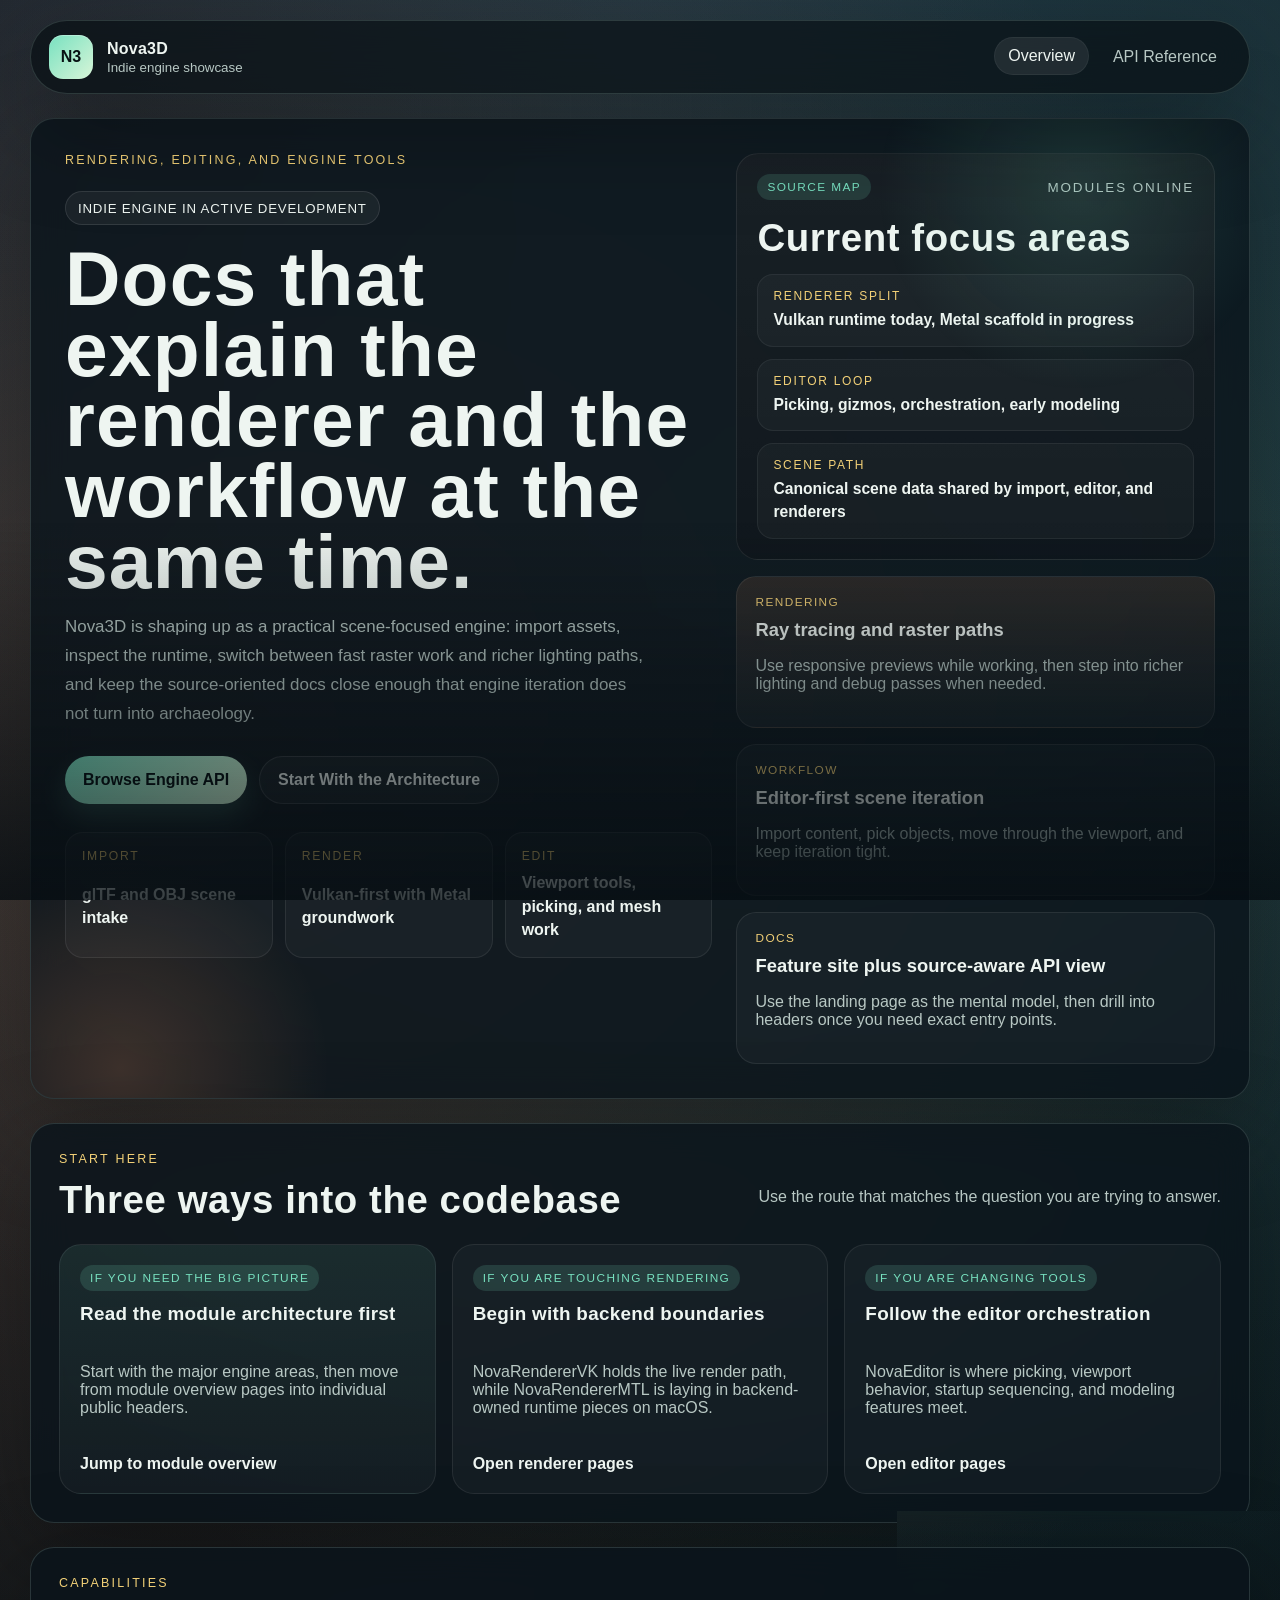
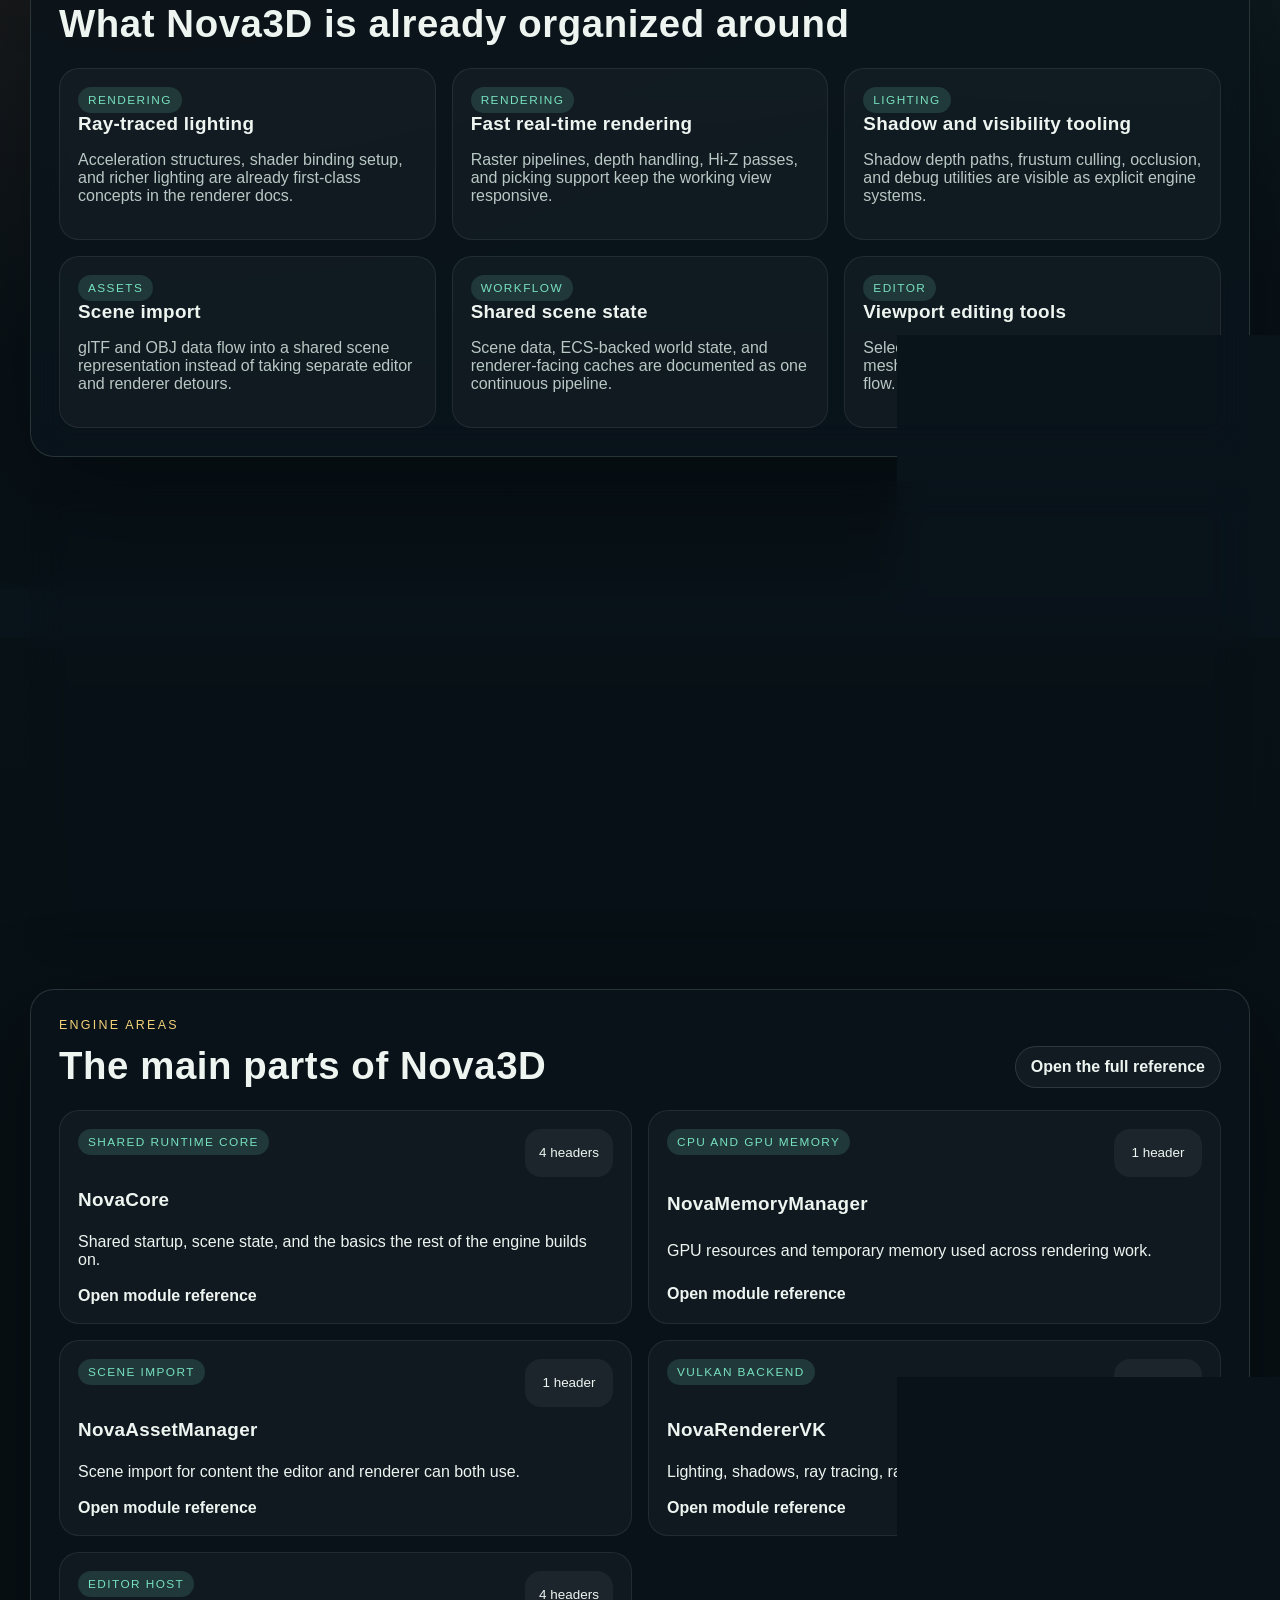
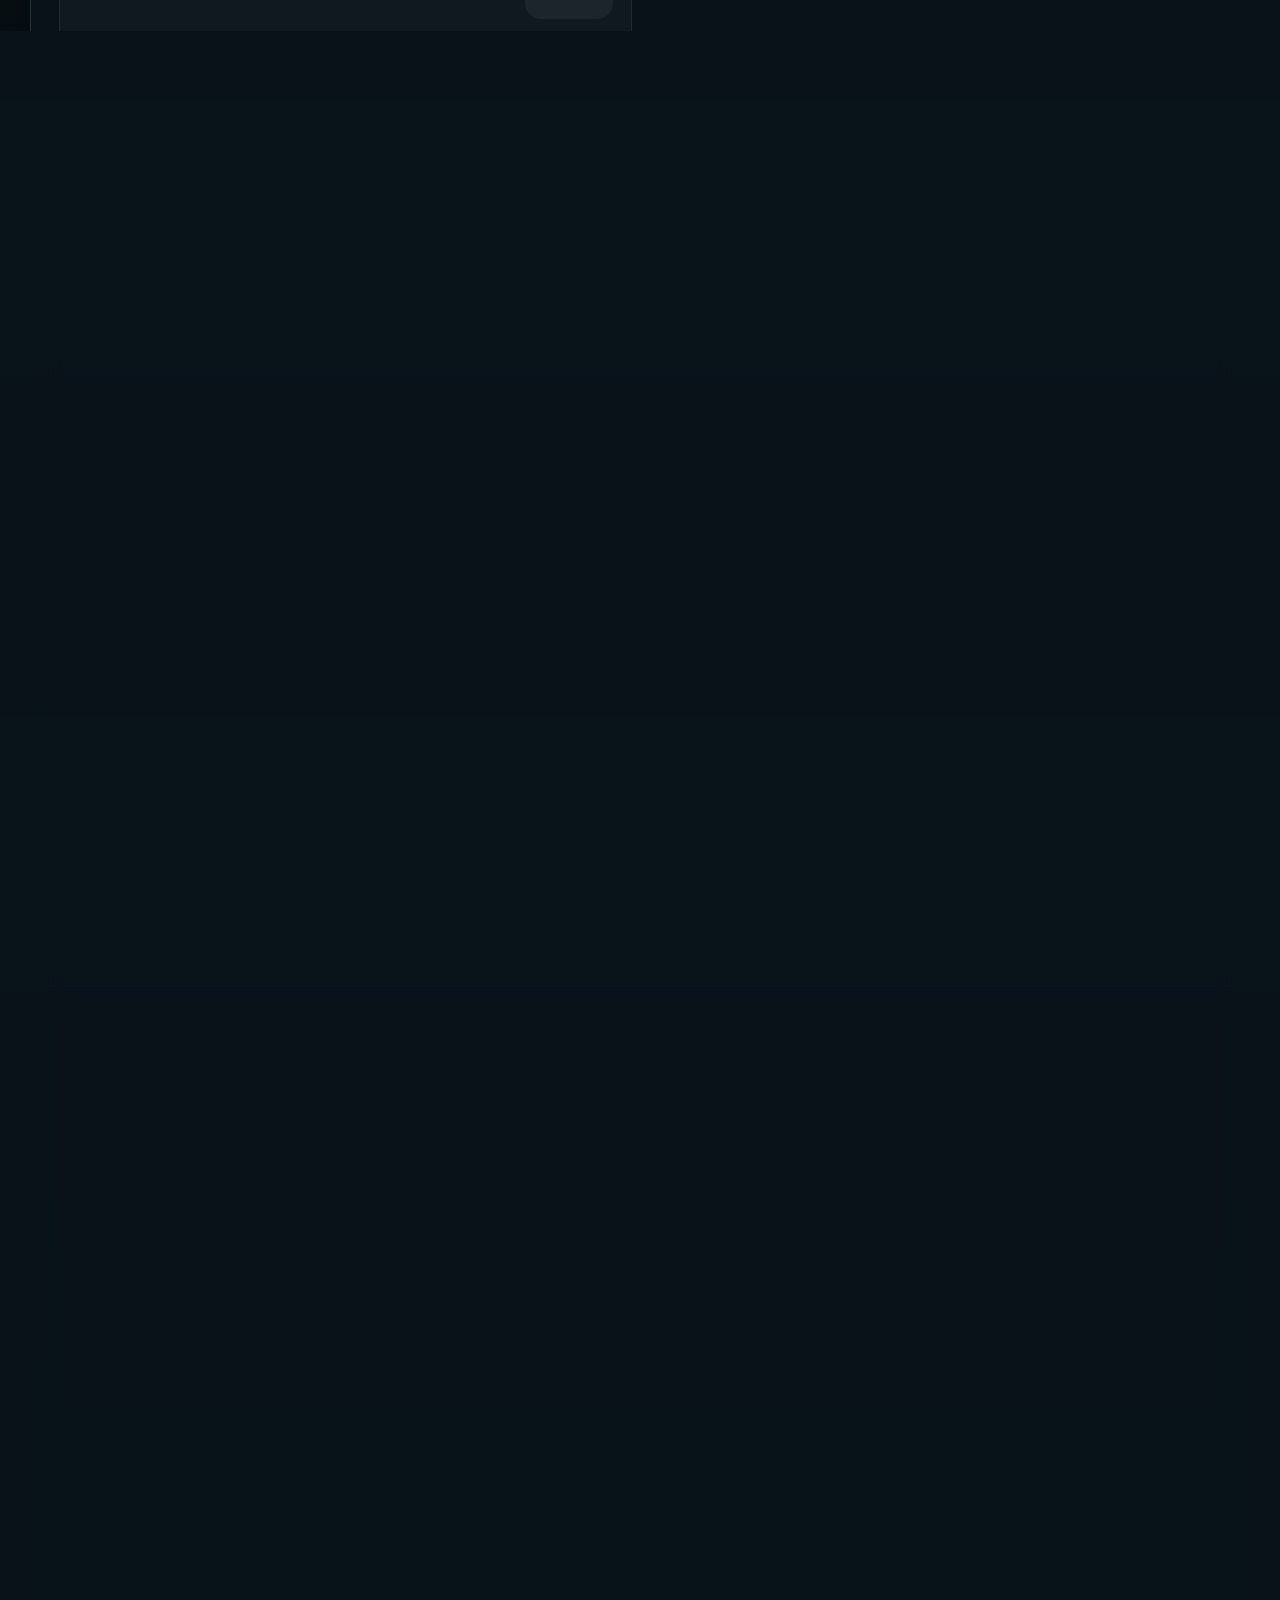
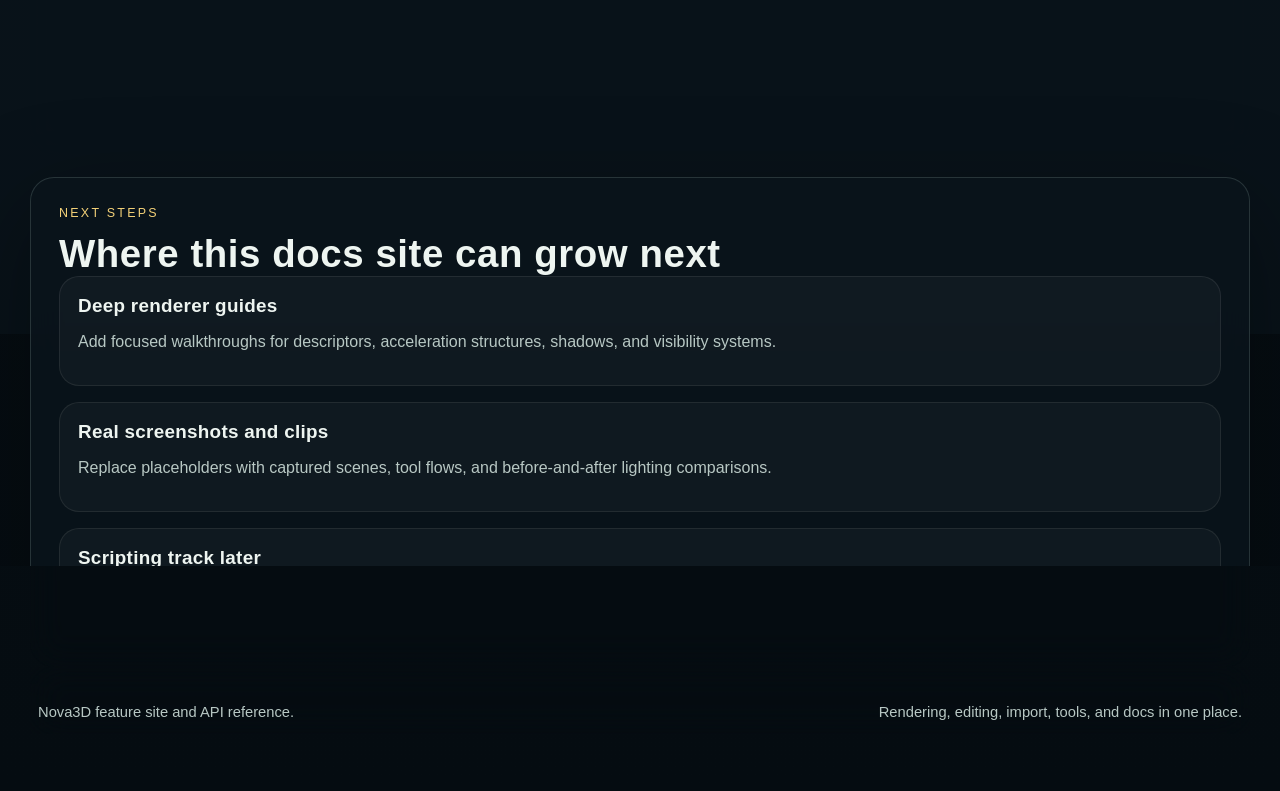
<file: index.html>
<!DOCTYPE html>
<html lang="en">
<head>
    <meta charset="UTF-8">
    <meta name="viewport" content="width=device-width, initial-scale=1.0">
    <title>Nova3D Engine</title>
    <meta name="description" content="Nova3D is an indie game engine focused on strong visuals, scene editing, asset import, and a clean engine workflow.">
    <link rel="stylesheet" href="assets/site.css">
</head>
<body data-page="home">
    <div class="page-shell">
        <header class="site-header">
            <a class="brand" href="index.html">
                <span class="brand-mark">N3</span>
                <span>
                    <strong>Nova3D</strong>
                    <small>Indie engine showcase</small>
                </span>
            </a>
            <nav class="site-nav">
                <a href="index.html">Overview</a>
                <a href="api.html">API Reference</a>
            </nav>
        </header>

        <main>
            <section class="hero panel hero-panel">
                <div class="hero-copy">
                    <div class="hero-intro-row">
                        <p class="eyebrow">Rendering, editing, and engine tools</p>
                        <span class="status-pill">Indie engine in active development</span>
                    </div>
                    <h1>Docs that explain the renderer and the workflow at the same time.</h1>
                    <p class="hero-text">
                        Nova3D is shaping up as a practical scene-focused engine: import assets, inspect the runtime,
                        switch between fast raster work and richer lighting paths, and keep the source-oriented docs close
                        enough that engine iteration does not turn into archaeology.
                    </p>
                    <div class="hero-actions">
                        <a class="button button-primary" href="api.html">Browse Engine API</a>
                        <a class="button button-secondary" href="#start-here">Start With the Architecture</a>
                    </div>
                    <div class="hero-ribbon" aria-label="Nova3D highlights">
                        <article>
                            <span>Import</span>
                            <strong>glTF and OBJ scene intake</strong>
                        </article>
                        <article>
                            <span>Render</span>
                            <strong>Vulkan-first with Metal groundwork</strong>
                        </article>
                        <article>
                            <span>Edit</span>
                            <strong>Viewport tools, picking, and mesh work</strong>
                        </article>
                    </div>
                </div>
                <div class="hero-stage">
                    <article class="hero-console">
                        <div class="hero-console-head">
                            <span class="chip">Source Map</span>
                            <span class="console-state">Modules online</span>
                        </div>
                        <h2>Current focus areas</h2>
                        <ul class="signal-list">
                            <li>
                                <span class="signal-label">Renderer split</span>
                                <strong>Vulkan runtime today, Metal scaffold in progress</strong>
                            </li>
                            <li>
                                <span class="signal-label">Editor loop</span>
                                <strong>Picking, gizmos, orchestration, early modeling</strong>
                            </li>
                            <li>
                                <span class="signal-label">Scene path</span>
                                <strong>Canonical scene data shared by import, editor, and renderers</strong>
                            </li>
                        </ul>
                    </article>
                    <div class="hero-metrics">
                        <article class="metric-card metric-card-strong">
                            <span class="metric-label">Rendering</span>
                            <strong>Ray tracing and raster paths</strong>
                            <p>Use responsive previews while working, then step into richer lighting and debug passes when needed.</p>
                        </article>
                        <article class="metric-card">
                            <span class="metric-label">Workflow</span>
                            <strong>Editor-first scene iteration</strong>
                            <p>Import content, pick objects, move through the viewport, and keep iteration tight.</p>
                        </article>
                        <article class="metric-card">
                            <span class="metric-label">Docs</span>
                            <strong>Feature site plus source-aware API view</strong>
                            <p>Use the landing page as the mental model, then drill into headers once you need exact entry points.</p>
                        </article>
                    </div>
                </div>
            </section>

            <section class="panel section-block start-block" id="start-here">
                <div class="section-heading section-heading-inline">
                    <div>
                        <p class="eyebrow">Start Here</p>
                        <h2>Three ways into the codebase</h2>
                    </div>
                    <p class="gallery-note">Use the route that matches the question you are trying to answer.</p>
                </div>
                <div class="start-grid">
                    <article class="start-card start-card-emphasis">
                        <span class="chip">If you need the big picture</span>
                        <h3>Read the module architecture first</h3>
                        <p>Start with the major engine areas, then move from module overview pages into individual public headers.</p>
                        <a class="text-link" href="#module-overview-block">Jump to module overview</a>
                    </article>
                    <article class="start-card">
                        <span class="chip">If you are touching rendering</span>
                        <h3>Begin with backend boundaries</h3>
                        <p>NovaRendererVK holds the live render path, while NovaRendererMTL is laying in backend-owned runtime pieces on macOS.</p>
                        <a class="text-link" href="api.html?page=nova-renderer-vk">Open renderer pages</a>
                    </article>
                    <article class="start-card">
                        <span class="chip">If you are changing tools</span>
                        <h3>Follow the editor orchestration</h3>
                        <p>NovaEditor is where picking, viewport behavior, startup sequencing, and modeling features meet.</p>
                        <a class="text-link" href="api.html?page=nova-editor">Open editor pages</a>
                    </article>
                </div>
            </section>

            <section class="panel section-block">
                <div class="section-heading">
                    <p class="eyebrow">Capabilities</p>
                    <h2>What Nova3D is already organized around</h2>
                </div>
                <div class="feature-grid">
                    <article class="feature-card">
                        <span class="chip">Rendering</span>
                        <h3>Ray-traced lighting</h3>
                        <p>Acceleration structures, shader binding setup, and richer lighting are already first-class concepts in the renderer docs.</p>
                    </article>
                    <article class="feature-card">
                        <span class="chip">Rendering</span>
                        <h3>Fast real-time rendering</h3>
                        <p>Raster pipelines, depth handling, Hi-Z passes, and picking support keep the working view responsive.</p>
                    </article>
                    <article class="feature-card">
                        <span class="chip">Lighting</span>
                        <h3>Shadow and visibility tooling</h3>
                        <p>Shadow depth paths, frustum culling, occlusion, and debug utilities are visible as explicit engine systems.</p>
                    </article>
                    <article class="feature-card">
                        <span class="chip">Assets</span>
                        <h3>Scene import</h3>
                        <p>glTF and OBJ data flow into a shared scene representation instead of taking separate editor and renderer detours.</p>
                    </article>
                    <article class="feature-card">
                        <span class="chip">Workflow</span>
                        <h3>Shared scene state</h3>
                        <p>Scene data, ECS-backed world state, and renderer-facing caches are documented as one continuous pipeline.</p>
                    </article>
                    <article class="feature-card">
                        <span class="chip">Editor</span>
                        <h3>Viewport editing tools</h3>
                        <p>Select, inspect, move, and push into early mesh editing without leaving the main engine flow.</p>
                    </article>
                </div>
            </section>

            <section class="panel section-block workflow-block">
                <div class="section-heading section-heading-inline">
                    <div>
                        <p class="eyebrow">Workflow Map</p>
                        <h2>How the engine work tends to flow</h2>
                    </div>
                    <p class="gallery-note">The docs page now mirrors the way you actually traverse the source tree.</p>
                </div>
                <div class="workflow-grid">
                    <article class="workflow-card">
                        <span class="workflow-step">01</span>
                        <h3>Import into shared scene data</h3>
                        <p>Asset loading produces a canonical scene format that both the editor and renderer can consume without duplicate translation layers.</p>
                    </article>
                    <article class="workflow-card">
                        <span class="workflow-step">02</span>
                        <h3>Sync into live world state</h3>
                        <p>Scene containers and ECS records keep runtime ownership, UI state, and renderer-facing data in agreement.</p>
                    </article>
                    <article class="workflow-card">
                        <span class="workflow-step">03</span>
                        <h3>Render, inspect, and debug</h3>
                        <p>Raster, ray tracing, picking, Hi-Z, and shadow passes stay visible as separate concerns instead of disappearing behind one entry point.</p>
                    </article>
                    <article class="workflow-card workflow-card-accent">
                        <span class="workflow-step">04</span>
                        <h3>Iterate through the editor</h3>
                        <p>Viewport controls, gizmos, and modeling hooks bring the whole loop back to an engine-facing editing surface.</p>
                    </article>
                </div>
            </section>

            <section class="panel section-block architecture-block" id="module-overview-block">
                <div class="section-heading section-heading-inline">
                    <div>
                        <p class="eyebrow">Engine Areas</p>
                        <h2>The main parts of Nova3D</h2>
                    </div>
                    <a class="button button-secondary button-compact" href="api.html">Open the full reference</a>
                </div>
                <div class="architecture-grid" id="module-overview"></div>
            </section>

            <section class="panel section-block docs-block">
                <div class="section-heading">
                    <p class="eyebrow">Documentation</p>
                    <h2>Docs tracks that match the current project state</h2>
                </div>
                <div class="docs-track-grid">
                    <article class="track-card active-track">
                        <span class="chip">Live now</span>
                        <h3>Engine API reference</h3>
                        <p>Module pages, public headers, symbols, responsibilities, and a navigation layout that scales without changing the mental model.</p>
                        <ul class="track-list">
                            <li>Browse by engine area instead of by filename dump.</li>
                            <li>Filter modules, headers, and symbols from one sidebar.</li>
                            <li>Move from overview pages into concrete include points.</li>
                        </ul>
                        <a class="text-link" href="api.html">Open engine API reference</a>
                    </article>
                    <article class="track-card">
                        <span class="chip muted-chip">Planned</span>
                        <h3>Lua scripting reference</h3>
                        <p>The site is intentionally leaving space for runtime scripting docs later without pretending that surface exists today.</p>
                        <p class="track-note">That keeps the current docs honest while still reserving room for expansion.</p>
                    </article>
                </div>
            </section>

            <section class="panel section-block gallery-block" id="gallery">
                <div class="section-heading section-heading-inline">
                    <div>
                        <p class="eyebrow">Screenshot Gallery</p>
                        <h2>Visual slots ready for real captures</h2>
                    </div>
                    <p class="gallery-note">The placeholders still work, but the framing now feels deliberate instead of temporary.</p>
                </div>
                <div class="gallery-grid">
                    <figure class="gallery-card">
                        <img src="assets/screenshots/temp-editor-overview.svg" alt="Temporary editor overview screenshot placeholder">
                        <figcaption>
                            <div>
                                <strong>Editor overview</strong>
                                <p>Dock layout, viewport tools, and the current scene working surface.</p>
                            </div>
                            <span class="tag-row"><span>editor</span><span>viewport</span><span>ui</span></span>
                        </figcaption>
                    </figure>
                    <figure class="gallery-card">
                        <img src="assets/screenshots/temp-pathtracer.svg" alt="Temporary path tracing screenshot placeholder">
                        <figcaption>
                            <div>
                                <strong>Path tracing</strong>
                                <p>High-quality lighting path for material and reflection inspection.</p>
                            </div>
                            <span class="tag-row"><span>ray tracing</span><span>materials</span><span>lighting</span></span>
                        </figcaption>
                    </figure>
                    <figure class="gallery-card">
                        <img src="assets/screenshots/temp-raster-hiz.svg" alt="Temporary raster and Hi-Z screenshot placeholder">
                        <figcaption>
                            <div>
                                <strong>Raster and Hi-Z</strong>
                                <p>Faster preview path with visibility tooling and debug coverage.</p>
                            </div>
                            <span class="tag-row"><span>raster</span><span>occlusion</span><span>debug</span></span>
                        </figcaption>
                    </figure>
                    <figure class="gallery-card">
                        <img src="assets/screenshots/temp-modeling.svg" alt="Temporary modeling workflow screenshot placeholder">
                        <figcaption>
                            <div>
                                <strong>Modeling workflow</strong>
                                <p>Early in-engine mesh editing and gizmo-driven geometry work.</p>
                            </div>
                            <span class="tag-row"><span>modeling</span><span>mesh editor</span><span>gizmos</span></span>
                        </figcaption>
                    </figure>
                </div>
            </section>

            <section class="panel section-block callout-block">
                <div>
                    <p class="eyebrow">Next Steps</p>
                    <h2>Where this docs site can grow next</h2>
                </div>
                <div class="callout-grid">
                    <article>
                        <h3>Deep renderer guides</h3>
                        <p>Add focused walkthroughs for descriptors, acceleration structures, shadows, and visibility systems.</p>
                    </article>
                    <article>
                        <h3>Real screenshots and clips</h3>
                        <p>Replace placeholders with captured scenes, tool flows, and before-and-after lighting comparisons.</p>
                    </article>
                    <article>
                        <h3>Scripting track later</h3>
                        <p>When Lua becomes real, the current layout can expand without forcing a site redesign.</p>
                    </article>
                </div>
            </section>
        </main>

        <footer class="site-footer">
            <p>Nova3D feature site and API reference.</p>
            <p class="footer-meta">Rendering, editing, import, tools, and docs in one place.</p>
        </footer>
    </div>

    <script src="assets/site.js"></script>
</body>
</html>
</file>
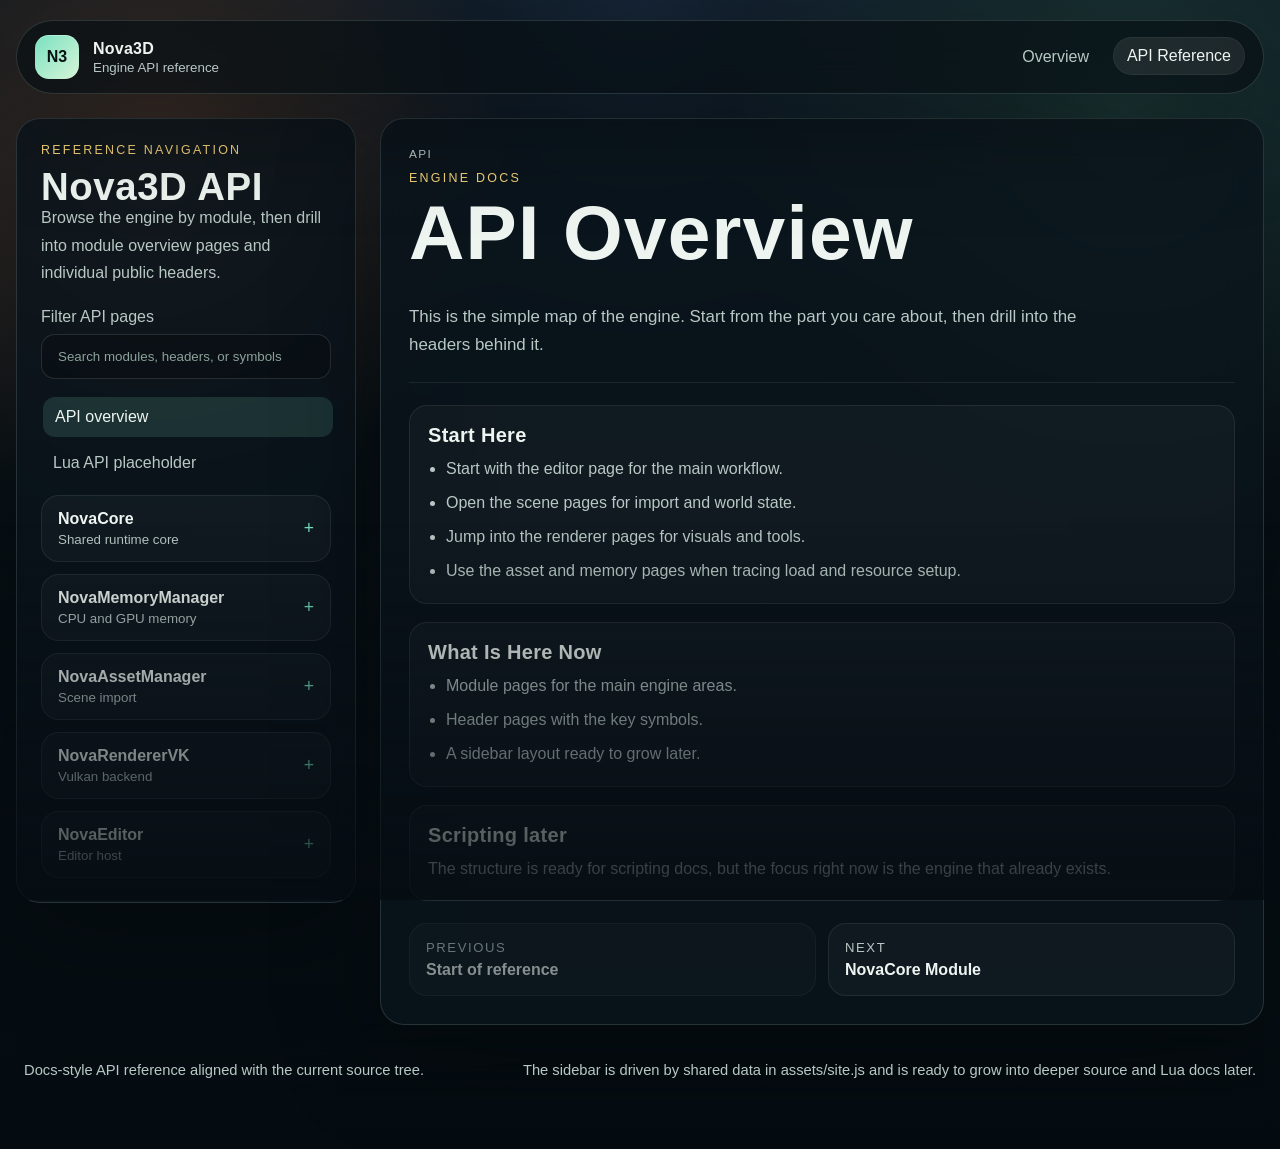
<file: api.html>
<!DOCTYPE html>
<html lang="en">
<head>
    <meta charset="UTF-8">
    <meta name="viewport" content="width=device-width, initial-scale=1.0">
    <title>Nova3D Engine API Reference</title>
    <meta name="description" content="First-pass API reference for the Nova3D engine source modules, organized by module and public headers.">
    <link rel="stylesheet" href="assets/site.css">
</head>
<body data-page="api">
    <div class="page-shell">
        <header class="site-header">
            <a class="brand" href="index.html">
                <span class="brand-mark">N3</span>
                <span>
                    <strong>Nova3D</strong>
                    <small>Engine API reference</small>
                </span>
            </a>
            <nav class="site-nav">
                <a href="index.html">Overview</a>
                <a href="api.html">API Reference</a>
            </nav>
        </header>

        <main>
            <section class="api-reference-shell">
                <aside class="panel api-sidebar">
                    <div class="api-sidebar-head">
                        <p class="eyebrow">Reference Navigation</p>
                        <h1>Nova3D API</h1>
                        <p class="api-sidebar-copy">Browse the engine by module, then drill into module overview pages and individual public headers.</p>
                    </div>
                    <label class="search-box api-sidebar-search" for="api-sidebar-search">
                        <span>Filter API pages</span>
                        <input id="api-sidebar-search" type="search" placeholder="Search modules, headers, or symbols">
                    </label>
                    <nav class="api-sidebar-nav" id="api-sidebar-nav" aria-label="API navigation"></nav>
                </aside>

                <article class="panel api-page" id="api-page-content">
                    <div class="api-loading-state">
                        <p class="eyebrow">Loading</p>
                        <h2>Preparing API page</h2>
                    </div>
                </article>
            </section>
        </main>

        <footer class="site-footer">
            <p>Docs-style API reference aligned with the current source tree.</p>
            <p class="footer-meta">The sidebar is driven by shared data in assets/site.js and is ready to grow into deeper source and Lua docs later.</p>
        </footer>
    </div>

    <script src="assets/site.js"></script>
</body>
</html>
</file>
<file: assets/site.css>
:root {
    --bg: #081218;
    --bg-soft: #10202b;
    --panel: rgba(10, 20, 28, 0.82);
    --panel-strong: rgba(6, 14, 20, 0.94);
    --line: rgba(193, 228, 214, 0.16);
    --text: #eef5f1;
    --muted: #b8c8c4;
    --accent: #78e1c0;
    --accent-strong: #ff9e67;
    --accent-dim: rgba(120, 225, 192, 0.15);
    --warning: #f3d178;
    --shadow: 0 30px 100px rgba(0, 0, 0, 0.34);
    --radius: 24px;
    --radius-sm: 16px;
    --content-width: 1220px;
}

* {
    box-sizing: border-box;
}

html {
    scroll-behavior: smooth;
}

body {
    margin: 0;
    color: var(--text);
    font-family: "Avenir Next", "Segoe UI Variable Text", "Trebuchet MS", sans-serif;
    background:
        radial-gradient(circle at 12% 14%, rgba(255, 158, 103, 0.22), transparent 24%),
        radial-gradient(circle at 88% 10%, rgba(120, 225, 192, 0.18), transparent 26%),
        radial-gradient(circle at 50% 0%, rgba(116, 166, 255, 0.12), transparent 30%),
        linear-gradient(180deg, #09131a 0%, #071015 52%, #050c11 100%);
    min-height: 100vh;
}

body::before {
    content: "";
    position: fixed;
    inset: 0;
    pointer-events: none;
    background-image:
        linear-gradient(rgba(255, 255, 255, 0.03) 1px, transparent 1px),
        linear-gradient(90deg, rgba(255, 255, 255, 0.03) 1px, transparent 1px);
    background-size: 30px 30px;
    mask-image: radial-gradient(circle at center, black 50%, transparent 95%);
    opacity: 0.28;
}

body::after {
    content: "";
    position: fixed;
    inset: auto 0 0;
    height: 42vh;
    pointer-events: none;
    background: linear-gradient(180deg, rgba(5, 12, 17, 0), rgba(5, 12, 17, 0.78));
}

a {
    color: inherit;
    text-decoration: none;
}

img {
    display: block;
    max-width: 100%;
}

code,
pre {
    font-family: "Cascadia Code", "Consolas", monospace;
}

.page-shell {
    position: relative;
    width: min(calc(100% - 32px), var(--content-width));
    margin: 0 auto;
    padding: 20px 0 56px;
}

.site-header,
.site-footer,
.panel {
    backdrop-filter: blur(18px);
}

.site-header {
    position: sticky;
    top: 18px;
    z-index: 20;
    display: flex;
    align-items: center;
    justify-content: space-between;
    gap: 18px;
    padding: 14px 18px;
    margin-bottom: 24px;
    border: 1px solid var(--line);
    border-radius: 999px;
    background: rgba(7, 14, 19, 0.68);
    box-shadow: var(--shadow);
}

.brand {
    display: inline-flex;
    align-items: center;
    gap: 14px;
}

.brand strong,
h1,
h2,
h3 {
    font-family: "Avenir Next Condensed", "Segoe UI Variable Display", "Trebuchet MS", sans-serif;
    letter-spacing: 0.015em;
}

.brand strong {
    display: block;
    font-size: 1rem;
}

.brand small {
    display: block;
    margin-top: 2px;
    color: var(--muted);
}

.brand-mark {
    display: grid;
    place-items: center;
    width: 44px;
    height: 44px;
    border-radius: 14px;
    font-weight: 700;
    color: #071113;
    box-shadow: inset 0 1px 0 rgba(255, 255, 255, 0.32);
    background: linear-gradient(135deg, var(--accent), #d8f5d8);
}

.site-nav {
    display: inline-flex;
    align-items: center;
    gap: 10px;
}

.site-nav a {
    padding: 10px 14px;
    border-radius: 999px;
    color: var(--muted);
    transition: background-color 0.2s ease, color 0.2s ease, transform 0.2s ease, box-shadow 0.2s ease;
}

.site-nav a:hover,
.site-nav a.is-active {
    color: var(--text);
    background: rgba(255, 255, 255, 0.08);
    box-shadow: inset 0 0 0 1px rgba(255, 255, 255, 0.05);
    transform: translateY(-1px);
}

main {
    display: grid;
    gap: 24px;
}

.panel {
    position: relative;
    overflow: hidden;
    border: 1px solid var(--line);
    border-radius: var(--radius);
    background: var(--panel);
    box-shadow: var(--shadow);
}

.hero-panel {
    display: grid;
    grid-template-columns: minmax(0, 1.15fr) minmax(360px, 0.85fr);
    gap: 24px;
    padding: 34px;
}

.hero-panel::after {
    content: "";
    position: absolute;
    inset: -140px -40px auto auto;
    width: 420px;
    height: 420px;
    border-radius: 50%;
    background: radial-gradient(circle, rgba(120, 225, 192, 0.14), transparent 68%);
    pointer-events: none;
}

.hero-panel::before {
    content: "";
    position: absolute;
    inset: auto auto -180px -120px;
    width: 420px;
    height: 420px;
    border-radius: 50%;
    background: radial-gradient(circle, rgba(255, 158, 103, 0.18), transparent 70%);
    pointer-events: none;
}

.hero-panel,
.section-block {
    position: relative;
}

.eyebrow {
    margin: 0 0 12px;
    color: var(--warning);
    text-transform: uppercase;
    letter-spacing: 0.18em;
    font-size: 0.78rem;
}

h1 {
    margin: 0;
    font-size: clamp(2.8rem, 6vw, 5rem);
    line-height: 0.92;
}

h2 {
    margin: 0;
    font-size: clamp(1.7rem, 3vw, 2.6rem);
}

h3 {
    margin: 0 0 10px;
    font-size: 1.18rem;
}

.hero-text,
.feature-card p,
.metric-card p,
.track-card p,
.gallery-note,
.callout-grid p,
.quick-card p,
.api-summary,
.symbol-list,
.site-footer,
.track-note,
.footer-meta,
.search-box span,
.header-path,
.module-summary,
.start-card p,
.workflow-card p {
    color: var(--muted);
}

.hero-text {
    max-width: 62ch;
    font-size: 1.06rem;
    line-height: 1.7;
}

.hero-intro-row {
    display: flex;
    flex-wrap: wrap;
    align-items: center;
    gap: 12px;
    margin-bottom: 18px;
}

.status-pill {
    display: inline-flex;
    align-items: center;
    min-height: 34px;
    padding: 0 12px;
    border: 1px solid rgba(255, 255, 255, 0.1);
    border-radius: 999px;
    color: var(--text);
    background: rgba(255, 255, 255, 0.05);
    font-size: 0.83rem;
    letter-spacing: 0.06em;
    text-transform: uppercase;
}

.hero-actions {
    display: flex;
    flex-wrap: wrap;
    gap: 12px;
    margin-top: 28px;
}

.button {
    display: inline-flex;
    align-items: center;
    justify-content: center;
    min-height: 48px;
    padding: 0 18px;
    border-radius: 999px;
    font-weight: 700;
    transition: transform 0.2s ease, border-color 0.2s ease, background-color 0.2s ease, box-shadow 0.2s ease;
}

.button:hover,
.text-link:hover,
.api-related-link:hover,
.api-pagination-link:hover,
.architecture-card-link:hover {
    transform: translateY(-1px);
}

.button-primary {
    color: #081113;
    background: linear-gradient(135deg, var(--accent), #d7f7d7);
    box-shadow: 0 14px 28px rgba(120, 225, 192, 0.2);
}

.button-secondary {
    border: 1px solid rgba(255, 255, 255, 0.12);
    background: rgba(255, 255, 255, 0.04);
}

.button-compact {
    min-height: 42px;
    padding: 0 15px;
}

.hero-stage {
    display: grid;
    gap: 16px;
}

.hero-console {
    padding: 20px;
    border: 1px solid rgba(255, 255, 255, 0.08);
    border-radius: 22px;
    background:
        linear-gradient(180deg, rgba(255, 255, 255, 0.06), rgba(255, 255, 255, 0.02)),
        rgba(5, 10, 14, 0.44);
}

.hero-console-head {
    display: flex;
    align-items: center;
    justify-content: space-between;
    gap: 12px;
    margin-bottom: 16px;
}

.hero-console h2 {
    margin-bottom: 14px;
}

.console-state {
    color: var(--muted);
    font-size: 0.84rem;
    text-transform: uppercase;
    letter-spacing: 0.14em;
}

.signal-list {
    display: grid;
    gap: 12px;
    margin: 0;
    padding: 0;
    list-style: none;
}

.signal-list li {
    display: grid;
    gap: 6px;
    padding: 14px 15px;
    border-radius: 16px;
    background: rgba(255, 255, 255, 0.03);
    border: 1px solid rgba(255, 255, 255, 0.06);
}

.signal-label {
    color: var(--warning);
    font-size: 0.75rem;
    text-transform: uppercase;
    letter-spacing: 0.14em;
}

.signal-list strong {
    font-size: 0.98rem;
    line-height: 1.45;
}

.hero-ribbon {
    display: grid;
    grid-template-columns: repeat(3, minmax(0, 1fr));
    gap: 12px;
    margin-top: 28px;
}

.hero-ribbon article {
    display: grid;
    gap: 8px;
    padding: 16px;
    border-radius: 18px;
    border: 1px solid rgba(255, 255, 255, 0.08);
    background: rgba(255, 255, 255, 0.03);
}

.hero-ribbon span {
    color: var(--warning);
    font-size: 0.76rem;
    text-transform: uppercase;
    letter-spacing: 0.14em;
}

.hero-ribbon strong {
    font-size: 1rem;
    line-height: 1.45;
}

.hero-metrics,
.feature-grid,
.docs-track-grid,
.gallery-grid,
.callout-grid,
.quick-grid-block,
.lua-placeholder-grid,
.start-grid,
.workflow-grid {
    display: grid;
    gap: 16px;
}

.hero-metrics {
    align-content: start;
}

.metric-card,
.feature-card,
.track-card,
.quick-card,
.lua-placeholder-grid article,
.callout-grid article,
.module-card,
.header-card,
.architecture-card,
.start-card,
.workflow-card {
    padding: 18px;
    border: 1px solid rgba(255, 255, 255, 0.08);
    border-radius: 20px;
    background: rgba(255, 255, 255, 0.03);
}

.metric-card-strong {
    background: linear-gradient(180deg, rgba(255, 158, 103, 0.12), rgba(255, 255, 255, 0.04));
}

.metric-label {
    display: block;
    margin-bottom: 10px;
    color: var(--warning);
    text-transform: uppercase;
    letter-spacing: 0.12em;
    font-size: 0.74rem;
}

.metric-card strong {
    display: block;
    margin-bottom: 8px;
    font-size: 1.15rem;
}

.section-block {
    padding: 28px;
}

.section-heading {
    margin-bottom: 22px;
}

.section-heading-inline {
    display: flex;
    align-items: end;
    justify-content: space-between;
    gap: 16px;
}

.feature-grid,
.architecture-grid,
.gallery-grid,
.api-module-grid {
    grid-template-columns: repeat(12, minmax(0, 1fr));
}

.feature-card,
.gallery-card,
.module-card,
.quick-card,
.lua-placeholder-grid article,
.callout-grid article {
    grid-column: span 4;
}

.start-grid {
    grid-template-columns: repeat(3, minmax(0, 1fr));
}

.workflow-grid {
    grid-template-columns: repeat(4, minmax(0, 1fr));
}

.start-card,
.workflow-card {
    display: grid;
    gap: 12px;
    padding: 20px;
    border-radius: 22px;
}

.start-card-emphasis,
.workflow-card-accent,
.active-track,
.api-callout-panel {
    background: linear-gradient(180deg, rgba(120, 225, 192, 0.1), rgba(255, 255, 255, 0.03));
}

.workflow-step {
    display: inline-flex;
    align-items: center;
    justify-content: center;
    width: 48px;
    height: 48px;
    border-radius: 14px;
    color: #071113;
    font-weight: 800;
    background: linear-gradient(135deg, var(--accent), #d9f4d1);
}

.architecture-grid {
    display: grid;
    gap: 16px;
}

.architecture-card {
    display: grid;
    gap: 12px;
    grid-column: span 6;
}

.architecture-card p {
    margin: 0;
}

.architecture-card-head {
    display: flex;
    align-items: start;
    justify-content: space-between;
    gap: 14px;
}

.architecture-card-meta {
    display: inline-flex;
    align-items: center;
    justify-content: center;
    min-width: 88px;
    min-height: 48px;
    padding: 0 12px;
    border-radius: 16px;
    color: var(--text);
    background: rgba(255, 255, 255, 0.05);
    text-align: center;
    font-size: 0.84rem;
    line-height: 1.25;
}

.architecture-card-link {
    display: inline-flex;
    align-items: center;
    gap: 8px;
    width: fit-content;
    margin-top: 6px;
    color: var(--text);
    font-weight: 700;
    transition: transform 0.2s ease, background-color 0.2s ease, border-color 0.2s ease, box-shadow 0.2s ease;
}

.chip {
    display: inline-flex;
    align-items: center;
    gap: 8px;
    width: fit-content;
    padding: 6px 10px;
    border-radius: 999px;
    background: var(--accent-dim);
    color: var(--accent);
    text-transform: uppercase;
    letter-spacing: 0.12em;
    font-size: 0.74rem;
}

.muted-chip {
    color: var(--warning);
    background: rgba(240, 201, 108, 0.12);
}

.text-link {
    display: inline-flex;
    margin-top: 10px;
    color: var(--text);
    font-weight: 700;
}

.track-list {
    margin: 4px 0 0;
    padding-left: 18px;
    color: var(--muted);
    line-height: 1.7;
}

.track-list li + li {
    margin-top: 6px;
}

.gallery-card {
    overflow: hidden;
    border: 1px solid rgba(255, 255, 255, 0.08);
    border-radius: 20px;
    background: rgba(255, 255, 255, 0.03);
}

.gallery-card img {
    width: 100%;
    aspect-ratio: 16 / 10;
    object-fit: cover;
}

.gallery-card figcaption {
    display: flex;
    align-items: center;
    justify-content: space-between;
    gap: 12px;
    padding: 16px;
}

.gallery-card figcaption p {
    margin: 8px 0 0;
    color: var(--muted);
    line-height: 1.55;
}

.tag-row {
    display: inline-flex;
    flex-wrap: wrap;
    gap: 8px;
}

.tag-row span {
    padding: 5px 9px;
    border-radius: 999px;
    background: rgba(255, 255, 255, 0.08);
    color: var(--muted);
    font-size: 0.82rem;
}

.callout-grid,
.quick-grid-block,
.lua-placeholder-grid {
    grid-template-columns: repeat(3, minmax(0, 1fr));
}

.site-footer {
    display: flex;
    align-items: center;
    justify-content: space-between;
    gap: 18px;
    padding: 22px 8px 0;
    font-size: 0.92rem;
}

.footer-meta {
    text-align: right;
}

.api-hero {
    align-items: center;
}

.code-panel {
    padding: 18px;
    border-radius: 20px;
    background: var(--panel-strong);
    border: 1px solid rgba(255, 255, 255, 0.08);
}

.code-panel pre {
    margin: 0;
    overflow: auto;
}

.quick-grid-block {
    display: grid;
    padding: 28px;
}

.api-toolbar-block {
    padding: 28px;
}

.search-box {
    display: grid;
    gap: 8px;
    min-width: min(100%, 340px);
}

.search-box input {
    width: 100%;
    padding: 14px 16px;
    border: 1px solid rgba(255, 255, 255, 0.12);
    border-radius: 14px;
    color: var(--text);
    background: rgba(0, 0, 0, 0.22);
    transition: border-color 0.2s ease, box-shadow 0.2s ease, background-color 0.2s ease;
}

.search-box input:focus {
    outline: none;
    border-color: rgba(120, 225, 192, 0.5);
    box-shadow: 0 0 0 4px rgba(120, 225, 192, 0.12);
    background: rgba(0, 0, 0, 0.28);
}

.search-box input::placeholder {
    color: #8ca29a;
}

.api-module-grid {
    display: grid;
    gap: 16px;
}

.module-card {
    display: grid;
    gap: 18px;
    grid-column: span 6;
}

.module-head {
    display: flex;
    align-items: start;
    justify-content: space-between;
    gap: 12px;
}

.module-card[data-hidden="true"] {
    display: none;
}

.header-list {
    display: grid;
    gap: 12px;
}

.header-card {
    padding: 16px;
}

.header-card h3 {
    margin-bottom: 4px;
    font-size: 1.02rem;
}

.header-path {
    display: block;
    margin-bottom: 12px;
    font-size: 0.86rem;
}

.api-summary {
    margin: 0 0 12px;
    line-height: 1.65;
}

.symbol-list {
    display: flex;
    flex-wrap: wrap;
    gap: 8px;
}

.symbol-list span {
    padding: 7px 10px;
    border-radius: 10px;
    background: rgba(255, 255, 255, 0.05);
}

.lua-placeholder-block {
    padding: 28px;
}

body[data-page="api"] .page-shell {
    width: min(calc(100% - 32px), 1380px);
}

.api-reference-shell {
    display: grid;
    grid-template-columns: minmax(280px, 340px) minmax(0, 1fr);
    gap: 24px;
    align-items: start;
}

.api-sidebar {
    position: sticky;
    top: 112px;
    padding: 24px;
}

.api-sidebar-head h1 {
    font-size: clamp(2rem, 3vw, 2.9rem);
}

.api-sidebar-copy {
    margin: 0;
    color: var(--muted);
    line-height: 1.7;
}

.api-sidebar-search {
    margin: 22px 0 18px;
}

.api-sidebar-nav {
    display: grid;
    gap: 12px;
}

.api-nav-top-links,
.api-nav-links {
    display: grid;
    gap: 6px;
}

.api-nav-group {
    border: 1px solid rgba(255, 255, 255, 0.08);
    border-radius: 18px;
    background: rgba(255, 255, 255, 0.03);
    overflow: hidden;
}

.api-nav-group summary {
    display: flex;
    align-items: center;
    justify-content: space-between;
    gap: 12px;
    padding: 14px 16px;
    cursor: pointer;
    list-style: none;
}

.api-nav-group summary::-webkit-details-marker {
    display: none;
}

.api-nav-group summary strong {
    display: block;
}

.api-nav-group summary small {
    display: block;
    margin-top: 4px;
    color: var(--muted);
}

.api-nav-group summary::after {
    content: "+";
    color: var(--accent);
    font-size: 1.1rem;
}

.api-nav-group[open] summary::after {
    content: "-";
}

.api-nav-links {
    padding: 0 10px 10px;
}

.api-nav-link {
    display: block;
    padding: 11px 12px;
    border-radius: 12px;
    color: var(--muted);
    transition: background-color 0.18s ease, color 0.18s ease, transform 0.18s ease;
}

.api-nav-link:hover,
.api-nav-link.is-current {
    color: var(--text);
    background: rgba(125, 226, 194, 0.14);
    transform: translateX(2px);
}

.api-nav-link-sub {
    margin-left: 10px;
    padding-left: 14px;
    border-left: 1px solid rgba(255, 255, 255, 0.08);
}

.api-empty-state {
    margin: 0;
    color: var(--muted);
}

.api-page {
    padding: 28px;
}

.api-page-head {
    padding-bottom: 22px;
    border-bottom: 1px solid rgba(255, 255, 255, 0.08);
}

.api-breadcrumbs {
    margin: 0 0 10px;
    color: var(--muted);
    text-transform: uppercase;
    letter-spacing: 0.12em;
    font-size: 0.74rem;
}

.api-meta-row {
    display: flex;
    flex-wrap: wrap;
    gap: 10px;
    margin: 18px 0 12px;
}

.api-meta-path,
.api-inline-note {
    display: inline-flex;
    align-items: center;
    padding: 8px 12px;
    border-radius: 12px;
    color: var(--muted);
    background: rgba(255, 255, 255, 0.05);
}

.api-page-summary {
    max-width: 74ch;
    margin-bottom: 0;
}

.api-page-body {
    display: grid;
    gap: 18px;
    padding-top: 22px;
}

.api-content-section {
    padding: 18px;
    border: 1px solid rgba(255, 255, 255, 0.08);
    border-radius: 18px;
    background: rgba(255, 255, 255, 0.03);
}

.api-content-section h2 {
    margin-bottom: 8px;
    font-size: 1.25rem;
}

.api-section-copy {
    margin: 0;
    color: var(--muted);
    line-height: 1.7;
}

.api-code-block {
    margin: 14px 0 0;
    padding: 16px;
    overflow: auto;
    border-radius: 16px;
    background: var(--panel-strong);
    border: 1px solid rgba(255, 255, 255, 0.08);
}

.api-bullet-list {
    margin: 0;
    padding-left: 18px;
    color: var(--muted);
    line-height: 1.75;
}

.api-bullet-list li + li {
    margin-top: 6px;
}

.api-symbol-list {
    margin-top: 8px;
}

.api-related-list {
    display: flex;
    flex-wrap: wrap;
    gap: 10px;
}

.api-related-link {
    padding: 10px 12px;
    border-radius: 12px;
    background: rgba(255, 255, 255, 0.05);
    color: var(--text);
    transition: transform 0.2s ease, background-color 0.2s ease, border-color 0.2s ease, box-shadow 0.2s ease;
}

.api-pagination {
    display: grid;
    grid-template-columns: repeat(2, minmax(0, 1fr));
    gap: 12px;
    margin-top: 22px;
}

.api-pagination-link {
    display: grid;
    gap: 6px;
    padding: 16px;
    border-radius: 18px;
    border: 1px solid rgba(255, 255, 255, 0.08);
    background: rgba(255, 255, 255, 0.03);
    transition: transform 0.2s ease, background-color 0.2s ease, border-color 0.2s ease, box-shadow 0.2s ease;
}

.api-pagination-link span {
    color: var(--muted);
    font-size: 0.82rem;
    text-transform: uppercase;
    letter-spacing: 0.12em;
}

.api-pagination-link strong {
    font-size: 1rem;
}

.api-pagination-link.is-disabled {
    opacity: 0.55;
}

.api-loading-state h2,
.api-loading-state p {
    margin: 0;
}

.is-visually-hidden {
    position: absolute;
    width: 1px;
    height: 1px;
    padding: 0;
    margin: -1px;
    overflow: hidden;
    clip: rect(0, 0, 0, 0);
    white-space: nowrap;
    border: 0;
}

@keyframes fade-up {
    from {
        opacity: 0;
        transform: translateY(16px);
    }

    to {
        opacity: 1;
        transform: translateY(0);
    }
}

.hero-copy,
.hero-stage,
.section-block,
.api-page,
.api-sidebar {
    animation: fade-up 0.6s ease both;
}

.hero-stage {
    animation-delay: 0.08s;
}

.section-block:nth-of-type(2) {
    animation-delay: 0.12s;
}

.section-block:nth-of-type(3) {
    animation-delay: 0.16s;
}

@media (max-width: 1024px) {
    .hero-panel,
    .feature-card,
    .gallery-card,
    .module-card,
    .architecture-card {
        grid-column: span 12;
    }

    .hero-panel,
    .hero-ribbon,
    .start-grid,
    .workflow-grid {
        grid-template-columns: 1fr;
    }

    .feature-grid,
    .architecture-grid,
    .gallery-grid,
    .api-module-grid {
        grid-template-columns: repeat(12, minmax(0, 1fr));
    }

    .callout-grid,
    .quick-grid-block,
    .lua-placeholder-grid {
        grid-template-columns: 1fr;
    }

    .section-heading-inline,
    .site-footer {
        align-items: start;
        flex-direction: column;
    }

    .footer-meta {
        text-align: left;
    }

    .api-reference-shell {
        grid-template-columns: 1fr;
    }

    .api-sidebar {
        position: static;
    }
}

@media (max-width: 720px) {
    .page-shell {
        width: min(calc(100% - 20px), var(--content-width));
        padding-top: 12px;
    }

    .site-header {
        position: static;
        flex-direction: column;
        align-items: stretch;
        border-radius: 24px;
    }

    .site-nav {
        justify-content: space-between;
    }

    .hero-panel,
    .section-block,
    .api-toolbar-block,
    .quick-grid-block,
    .lua-placeholder-block {
        padding: 22px;
    }

    .hero-intro-row,
    .hero-ribbon,
    .site-nav,
    .hero-actions {
        gap: 10px;
    }

    .gallery-card figcaption,
    .module-head,
    .hero-console-head,
    .architecture-card-head {
        flex-direction: column;
        align-items: start;
    }

    .tag-row {
        justify-content: flex-start;
    }

    .api-page,
    .api-sidebar {
        padding: 22px;
    }

    .api-pagination {
        grid-template-columns: 1fr;
    }
}
</file>
